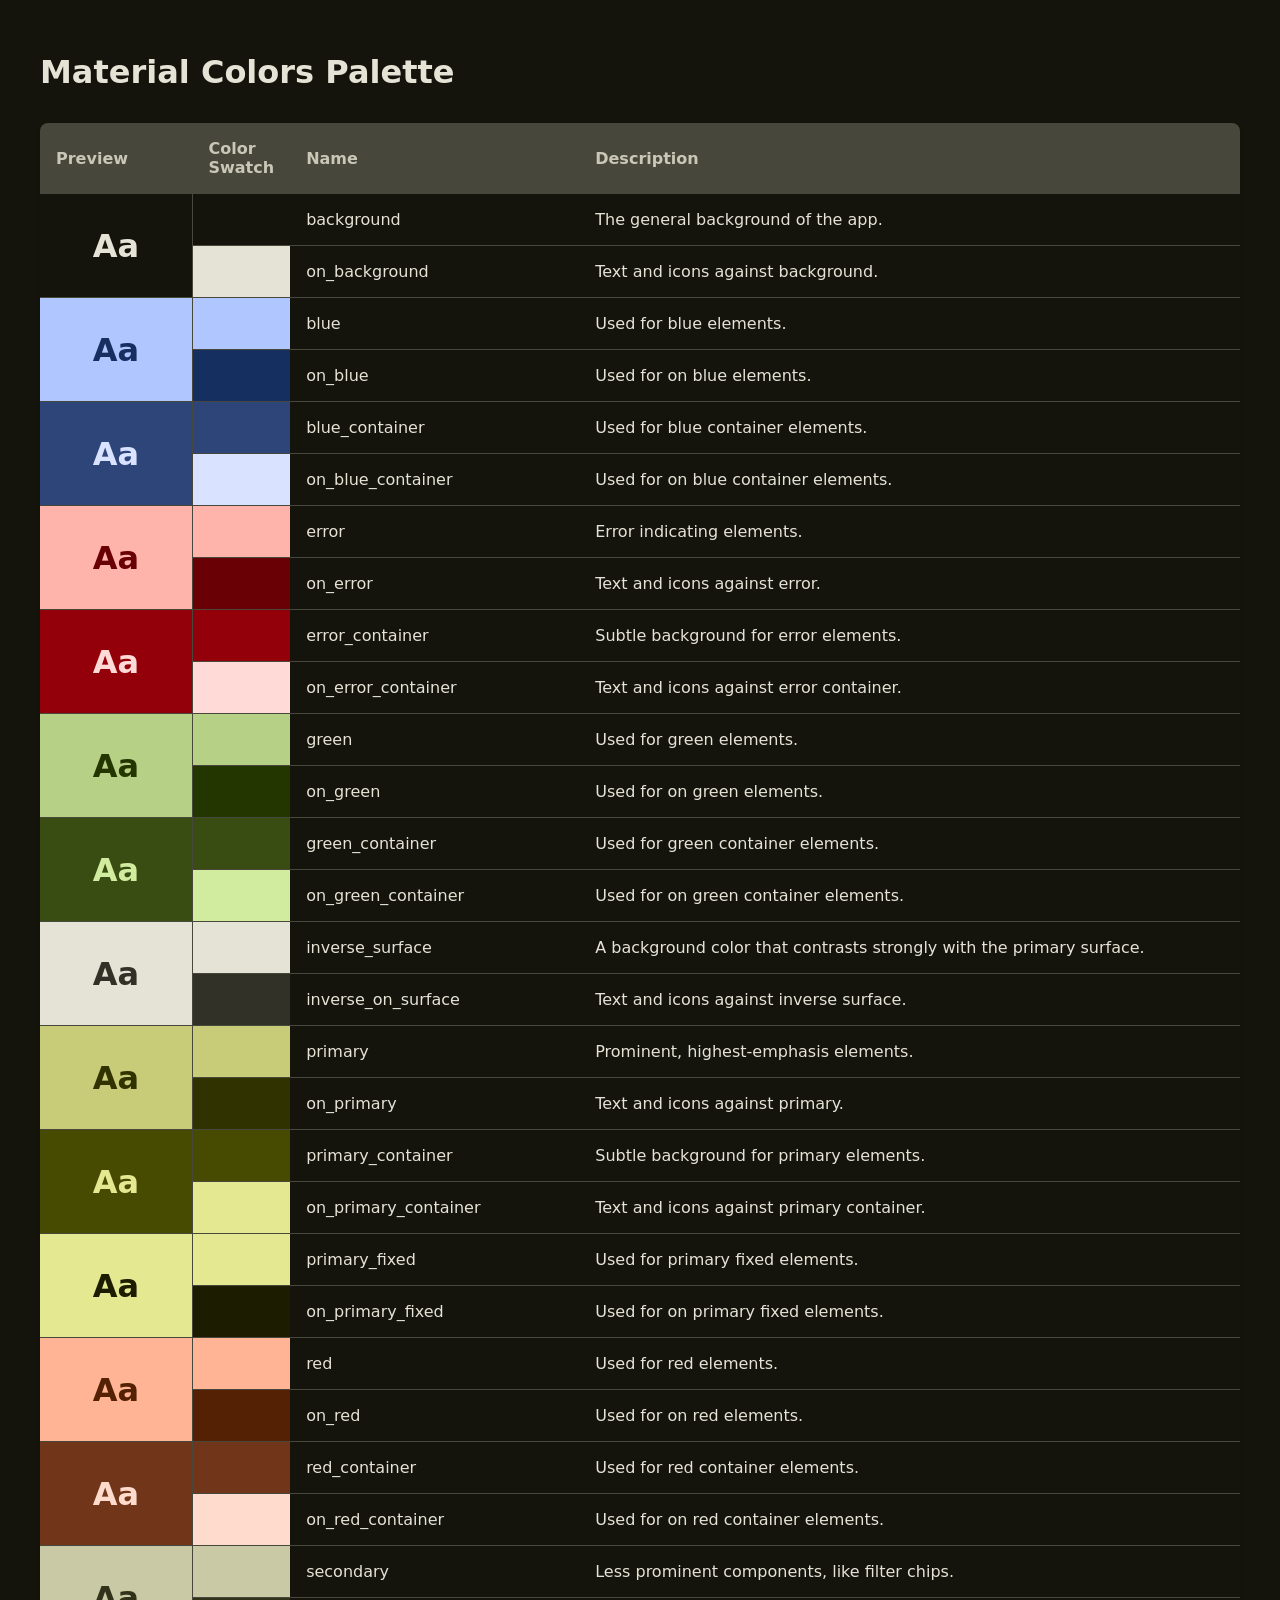
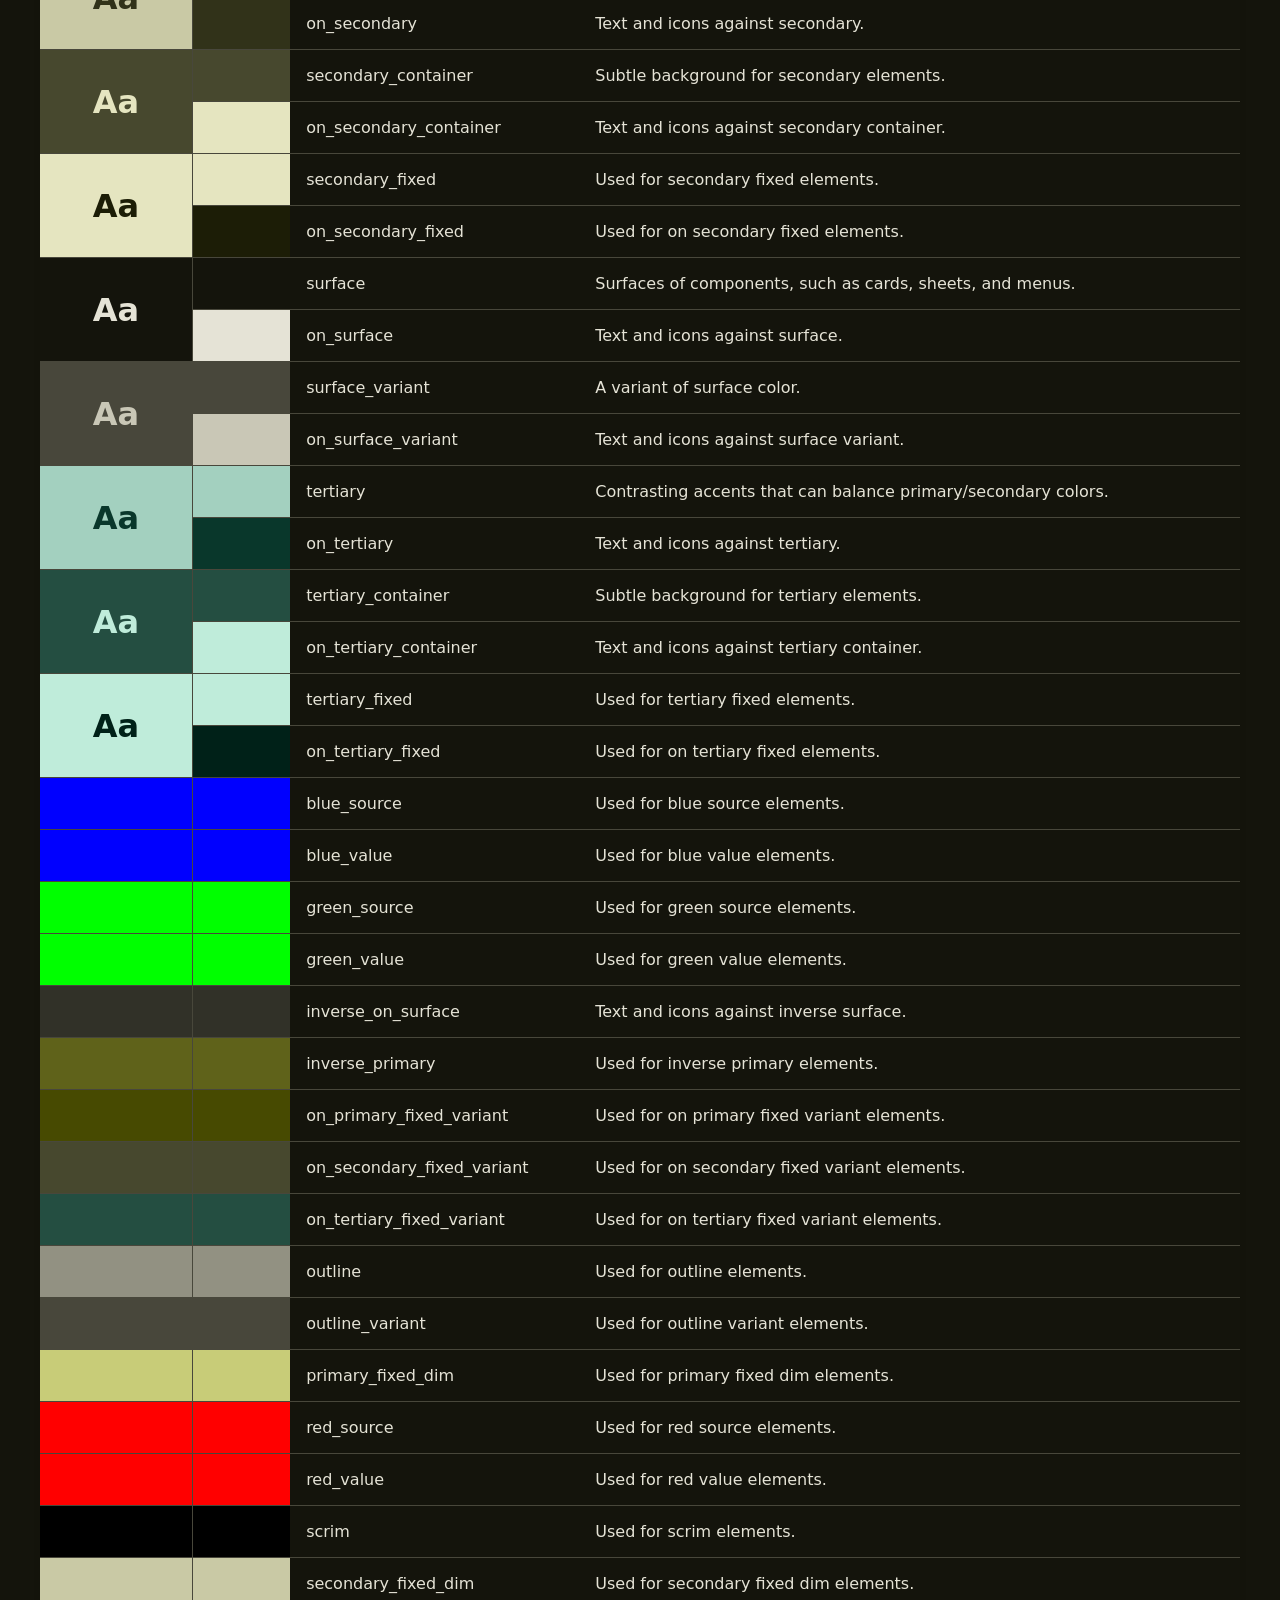
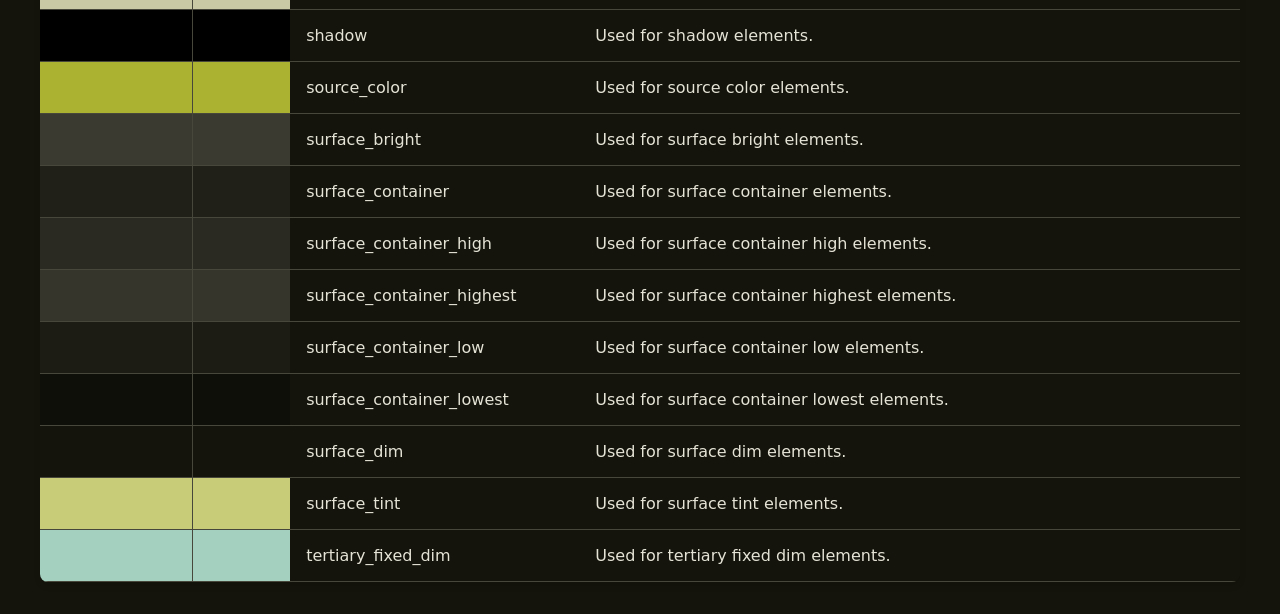
<file: matugen/preview.bak/index.html>
<!DOCTYPE html>
<html lang="en">
<head>
    <meta charset="UTF-8">
    <meta name="viewport" content="width=device-width, initial-scale=1.0">
    <title>Material Colors Preview</title>
    <link rel="stylesheet" href="styles.css">
</head>
<body>
    <div class="container">
        <h1>Material Colors Palette</h1>
        <table>
            <thead>
                <tr>
                    <th>Preview</th>
                    <th>Color Swatch</th>
                    <th>Name</th>
                    <th>Description</th>
                </tr>
            </thead>
            <tbody>
                <tr>
                    <td rowspan="2" class="preview-cell bg-background text-on_background">Aa</td>
                    <td class="swatch-cell bg-background"></td>
                    <td>background</td>
                    <td>The general background of the app.</td>
                </tr>
                <tr>
                    <td class="swatch-cell bg-on_background"></td>
                    <td>on_background</td>
                    <td>Text and icons against background.</td>
                </tr>
                <tr>
                    <td rowspan="2" class="preview-cell bg-blue text-on_blue">Aa</td>
                    <td class="swatch-cell bg-blue"></td>
                    <td>blue</td>
                    <td>Used for blue elements.</td>
                </tr>
                <tr>
                    <td class="swatch-cell bg-on_blue"></td>
                    <td>on_blue</td>
                    <td>Used for on blue elements.</td>
                </tr>
                <tr>
                    <td rowspan="2" class="preview-cell bg-blue_container text-on_blue_container">Aa</td>
                    <td class="swatch-cell bg-blue_container"></td>
                    <td>blue_container</td>
                    <td>Used for blue container elements.</td>
                </tr>
                <tr>
                    <td class="swatch-cell bg-on_blue_container"></td>
                    <td>on_blue_container</td>
                    <td>Used for on blue container elements.</td>
                </tr>
                <tr>
                    <td rowspan="2" class="preview-cell bg-error text-on_error">Aa</td>
                    <td class="swatch-cell bg-error"></td>
                    <td>error</td>
                    <td>Error indicating elements.</td>
                </tr>
                <tr>
                    <td class="swatch-cell bg-on_error"></td>
                    <td>on_error</td>
                    <td>Text and icons against error.</td>
                </tr>
                <tr>
                    <td rowspan="2" class="preview-cell bg-error_container text-on_error_container">Aa</td>
                    <td class="swatch-cell bg-error_container"></td>
                    <td>error_container</td>
                    <td>Subtle background for error elements.</td>
                </tr>
                <tr>
                    <td class="swatch-cell bg-on_error_container"></td>
                    <td>on_error_container</td>
                    <td>Text and icons against error container.</td>
                </tr>
                <tr>
                    <td rowspan="2" class="preview-cell bg-green text-on_green">Aa</td>
                    <td class="swatch-cell bg-green"></td>
                    <td>green</td>
                    <td>Used for green elements.</td>
                </tr>
                <tr>
                    <td class="swatch-cell bg-on_green"></td>
                    <td>on_green</td>
                    <td>Used for on green elements.</td>
                </tr>
                <tr>
                    <td rowspan="2" class="preview-cell bg-green_container text-on_green_container">Aa</td>
                    <td class="swatch-cell bg-green_container"></td>
                    <td>green_container</td>
                    <td>Used for green container elements.</td>
                </tr>
                <tr>
                    <td class="swatch-cell bg-on_green_container"></td>
                    <td>on_green_container</td>
                    <td>Used for on green container elements.</td>
                </tr>
                <tr>
                    <td rowspan="2" class="preview-cell bg-inverse_surface text-inverse_on_surface">Aa</td>
                    <td class="swatch-cell bg-inverse_surface"></td>
                    <td>inverse_surface</td>
                    <td>A background color that contrasts strongly with the primary surface.</td>
                </tr>
                <tr>
                    <td class="swatch-cell bg-inverse_on_surface"></td>
                    <td>inverse_on_surface</td>
                    <td>Text and icons against inverse surface.</td>
                </tr>
                <tr>
                    <td rowspan="2" class="preview-cell bg-primary text-on_primary">Aa</td>
                    <td class="swatch-cell bg-primary"></td>
                    <td>primary</td>
                    <td>Prominent, highest-emphasis elements.</td>
                </tr>
                <tr>
                    <td class="swatch-cell bg-on_primary"></td>
                    <td>on_primary</td>
                    <td>Text and icons against primary.</td>
                </tr>
                <tr>
                    <td rowspan="2" class="preview-cell bg-primary_container text-on_primary_container">Aa</td>
                    <td class="swatch-cell bg-primary_container"></td>
                    <td>primary_container</td>
                    <td>Subtle background for primary elements.</td>
                </tr>
                <tr>
                    <td class="swatch-cell bg-on_primary_container"></td>
                    <td>on_primary_container</td>
                    <td>Text and icons against primary container.</td>
                </tr>
                <tr>
                    <td rowspan="2" class="preview-cell bg-primary_fixed text-on_primary_fixed">Aa</td>
                    <td class="swatch-cell bg-primary_fixed"></td>
                    <td>primary_fixed</td>
                    <td>Used for primary fixed elements.</td>
                </tr>
                <tr>
                    <td class="swatch-cell bg-on_primary_fixed"></td>
                    <td>on_primary_fixed</td>
                    <td>Used for on primary fixed elements.</td>
                </tr>
                <tr>
                    <td rowspan="2" class="preview-cell bg-red text-on_red">Aa</td>
                    <td class="swatch-cell bg-red"></td>
                    <td>red</td>
                    <td>Used for red elements.</td>
                </tr>
                <tr>
                    <td class="swatch-cell bg-on_red"></td>
                    <td>on_red</td>
                    <td>Used for on red elements.</td>
                </tr>
                <tr>
                    <td rowspan="2" class="preview-cell bg-red_container text-on_red_container">Aa</td>
                    <td class="swatch-cell bg-red_container"></td>
                    <td>red_container</td>
                    <td>Used for red container elements.</td>
                </tr>
                <tr>
                    <td class="swatch-cell bg-on_red_container"></td>
                    <td>on_red_container</td>
                    <td>Used for on red container elements.</td>
                </tr>
                <tr>
                    <td rowspan="2" class="preview-cell bg-secondary text-on_secondary">Aa</td>
                    <td class="swatch-cell bg-secondary"></td>
                    <td>secondary</td>
                    <td>Less prominent components, like filter chips.</td>
                </tr>
                <tr>
                    <td class="swatch-cell bg-on_secondary"></td>
                    <td>on_secondary</td>
                    <td>Text and icons against secondary.</td>
                </tr>
                <tr>
                    <td rowspan="2" class="preview-cell bg-secondary_container text-on_secondary_container">Aa</td>
                    <td class="swatch-cell bg-secondary_container"></td>
                    <td>secondary_container</td>
                    <td>Subtle background for secondary elements.</td>
                </tr>
                <tr>
                    <td class="swatch-cell bg-on_secondary_container"></td>
                    <td>on_secondary_container</td>
                    <td>Text and icons against secondary container.</td>
                </tr>
                <tr>
                    <td rowspan="2" class="preview-cell bg-secondary_fixed text-on_secondary_fixed">Aa</td>
                    <td class="swatch-cell bg-secondary_fixed"></td>
                    <td>secondary_fixed</td>
                    <td>Used for secondary fixed elements.</td>
                </tr>
                <tr>
                    <td class="swatch-cell bg-on_secondary_fixed"></td>
                    <td>on_secondary_fixed</td>
                    <td>Used for on secondary fixed elements.</td>
                </tr>
                <tr>
                    <td rowspan="2" class="preview-cell bg-surface text-on_surface">Aa</td>
                    <td class="swatch-cell bg-surface"></td>
                    <td>surface</td>
                    <td>Surfaces of components, such as cards, sheets, and menus.</td>
                </tr>
                <tr>
                    <td class="swatch-cell bg-on_surface"></td>
                    <td>on_surface</td>
                    <td>Text and icons against surface.</td>
                </tr>
                <tr>
                    <td rowspan="2" class="preview-cell bg-surface_variant text-on_surface_variant">Aa</td>
                    <td class="swatch-cell bg-surface_variant"></td>
                    <td>surface_variant</td>
                    <td>A variant of surface color.</td>
                </tr>
                <tr>
                    <td class="swatch-cell bg-on_surface_variant"></td>
                    <td>on_surface_variant</td>
                    <td>Text and icons against surface variant.</td>
                </tr>
                <tr>
                    <td rowspan="2" class="preview-cell bg-tertiary text-on_tertiary">Aa</td>
                    <td class="swatch-cell bg-tertiary"></td>
                    <td>tertiary</td>
                    <td>Contrasting accents that can balance primary/secondary colors.</td>
                </tr>
                <tr>
                    <td class="swatch-cell bg-on_tertiary"></td>
                    <td>on_tertiary</td>
                    <td>Text and icons against tertiary.</td>
                </tr>
                <tr>
                    <td rowspan="2" class="preview-cell bg-tertiary_container text-on_tertiary_container">Aa</td>
                    <td class="swatch-cell bg-tertiary_container"></td>
                    <td>tertiary_container</td>
                    <td>Subtle background for tertiary elements.</td>
                </tr>
                <tr>
                    <td class="swatch-cell bg-on_tertiary_container"></td>
                    <td>on_tertiary_container</td>
                    <td>Text and icons against tertiary container.</td>
                </tr>
                <tr>
                    <td rowspan="2" class="preview-cell bg-tertiary_fixed text-on_tertiary_fixed">Aa</td>
                    <td class="swatch-cell bg-tertiary_fixed"></td>
                    <td>tertiary_fixed</td>
                    <td>Used for tertiary fixed elements.</td>
                </tr>
                <tr>
                    <td class="swatch-cell bg-on_tertiary_fixed"></td>
                    <td>on_tertiary_fixed</td>
                    <td>Used for on tertiary fixed elements.</td>
                </tr>
                <tr>
                    <td class="preview-cell bg-blue_source"></td>
                    <td class="swatch-cell bg-blue_source"></td>
                    <td>blue_source</td>
                    <td>Used for blue source elements.</td>
                </tr>
                <tr>
                    <td class="preview-cell bg-blue_value"></td>
                    <td class="swatch-cell bg-blue_value"></td>
                    <td>blue_value</td>
                    <td>Used for blue value elements.</td>
                </tr>
                <tr>
                    <td class="preview-cell bg-green_source"></td>
                    <td class="swatch-cell bg-green_source"></td>
                    <td>green_source</td>
                    <td>Used for green source elements.</td>
                </tr>
                <tr>
                    <td class="preview-cell bg-green_value"></td>
                    <td class="swatch-cell bg-green_value"></td>
                    <td>green_value</td>
                    <td>Used for green value elements.</td>
                </tr>
                <tr>
                    <td class="preview-cell bg-inverse_on_surface"></td>
                    <td class="swatch-cell bg-inverse_on_surface"></td>
                    <td>inverse_on_surface</td>
                    <td>Text and icons against inverse surface.</td>
                </tr>
                <tr>
                    <td class="preview-cell bg-inverse_primary"></td>
                    <td class="swatch-cell bg-inverse_primary"></td>
                    <td>inverse_primary</td>
                    <td>Used for inverse primary elements.</td>
                </tr>
                <tr>
                    <td class="preview-cell bg-on_primary_fixed_variant"></td>
                    <td class="swatch-cell bg-on_primary_fixed_variant"></td>
                    <td>on_primary_fixed_variant</td>
                    <td>Used for on primary fixed variant elements.</td>
                </tr>
                <tr>
                    <td class="preview-cell bg-on_secondary_fixed_variant"></td>
                    <td class="swatch-cell bg-on_secondary_fixed_variant"></td>
                    <td>on_secondary_fixed_variant</td>
                    <td>Used for on secondary fixed variant elements.</td>
                </tr>
                <tr>
                    <td class="preview-cell bg-on_tertiary_fixed_variant"></td>
                    <td class="swatch-cell bg-on_tertiary_fixed_variant"></td>
                    <td>on_tertiary_fixed_variant</td>
                    <td>Used for on tertiary fixed variant elements.</td>
                </tr>
                <tr>
                    <td class="preview-cell bg-outline"></td>
                    <td class="swatch-cell bg-outline"></td>
                    <td>outline</td>
                    <td>Used for outline elements.</td>
                </tr>
                <tr>
                    <td class="preview-cell bg-outline_variant"></td>
                    <td class="swatch-cell bg-outline_variant"></td>
                    <td>outline_variant</td>
                    <td>Used for outline variant elements.</td>
                </tr>
                <tr>
                    <td class="preview-cell bg-primary_fixed_dim"></td>
                    <td class="swatch-cell bg-primary_fixed_dim"></td>
                    <td>primary_fixed_dim</td>
                    <td>Used for primary fixed dim elements.</td>
                </tr>
                <tr>
                    <td class="preview-cell bg-red_source"></td>
                    <td class="swatch-cell bg-red_source"></td>
                    <td>red_source</td>
                    <td>Used for red source elements.</td>
                </tr>
                <tr>
                    <td class="preview-cell bg-red_value"></td>
                    <td class="swatch-cell bg-red_value"></td>
                    <td>red_value</td>
                    <td>Used for red value elements.</td>
                </tr>
                <tr>
                    <td class="preview-cell bg-scrim"></td>
                    <td class="swatch-cell bg-scrim"></td>
                    <td>scrim</td>
                    <td>Used for scrim elements.</td>
                </tr>
                <tr>
                    <td class="preview-cell bg-secondary_fixed_dim"></td>
                    <td class="swatch-cell bg-secondary_fixed_dim"></td>
                    <td>secondary_fixed_dim</td>
                    <td>Used for secondary fixed dim elements.</td>
                </tr>
                <tr>
                    <td class="preview-cell bg-shadow"></td>
                    <td class="swatch-cell bg-shadow"></td>
                    <td>shadow</td>
                    <td>Used for shadow elements.</td>
                </tr>
                <tr>
                    <td class="preview-cell bg-source_color"></td>
                    <td class="swatch-cell bg-source_color"></td>
                    <td>source_color</td>
                    <td>Used for source color elements.</td>
                </tr>
                <tr>
                    <td class="preview-cell bg-surface_bright"></td>
                    <td class="swatch-cell bg-surface_bright"></td>
                    <td>surface_bright</td>
                    <td>Used for surface bright elements.</td>
                </tr>
                <tr>
                    <td class="preview-cell bg-surface_container"></td>
                    <td class="swatch-cell bg-surface_container"></td>
                    <td>surface_container</td>
                    <td>Used for surface container elements.</td>
                </tr>
                <tr>
                    <td class="preview-cell bg-surface_container_high"></td>
                    <td class="swatch-cell bg-surface_container_high"></td>
                    <td>surface_container_high</td>
                    <td>Used for surface container high elements.</td>
                </tr>
                <tr>
                    <td class="preview-cell bg-surface_container_highest"></td>
                    <td class="swatch-cell bg-surface_container_highest"></td>
                    <td>surface_container_highest</td>
                    <td>Used for surface container highest elements.</td>
                </tr>
                <tr>
                    <td class="preview-cell bg-surface_container_low"></td>
                    <td class="swatch-cell bg-surface_container_low"></td>
                    <td>surface_container_low</td>
                    <td>Used for surface container low elements.</td>
                </tr>
                <tr>
                    <td class="preview-cell bg-surface_container_lowest"></td>
                    <td class="swatch-cell bg-surface_container_lowest"></td>
                    <td>surface_container_lowest</td>
                    <td>Used for surface container lowest elements.</td>
                </tr>
                <tr>
                    <td class="preview-cell bg-surface_dim"></td>
                    <td class="swatch-cell bg-surface_dim"></td>
                    <td>surface_dim</td>
                    <td>Used for surface dim elements.</td>
                </tr>
                <tr>
                    <td class="preview-cell bg-surface_tint"></td>
                    <td class="swatch-cell bg-surface_tint"></td>
                    <td>surface_tint</td>
                    <td>Used for surface tint elements.</td>
                </tr>
                <tr>
                    <td class="preview-cell bg-tertiary_fixed_dim"></td>
                    <td class="swatch-cell bg-tertiary_fixed_dim"></td>
                    <td>tertiary_fixed_dim</td>
                    <td>Used for tertiary fixed dim elements.</td>
                </tr>
            </tbody>
        </table>
    </div>
</body>
</html>
</file>
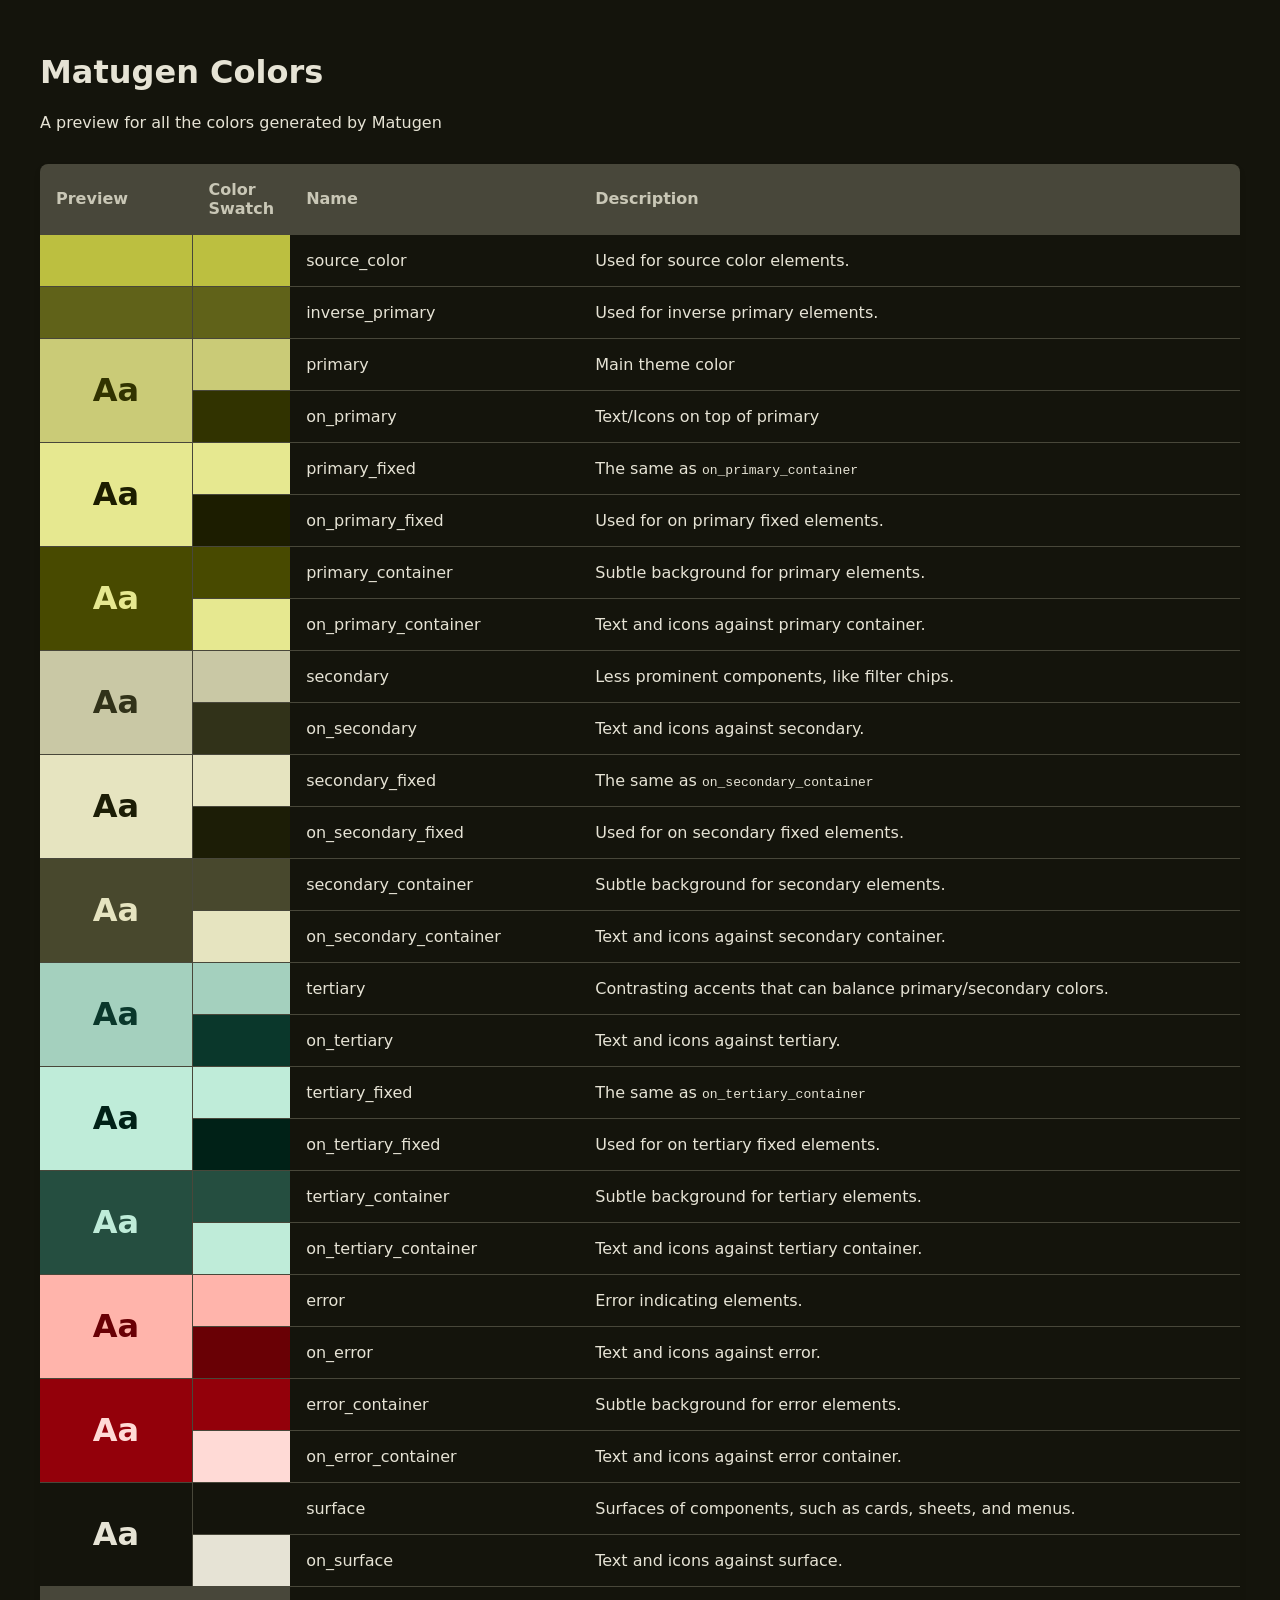
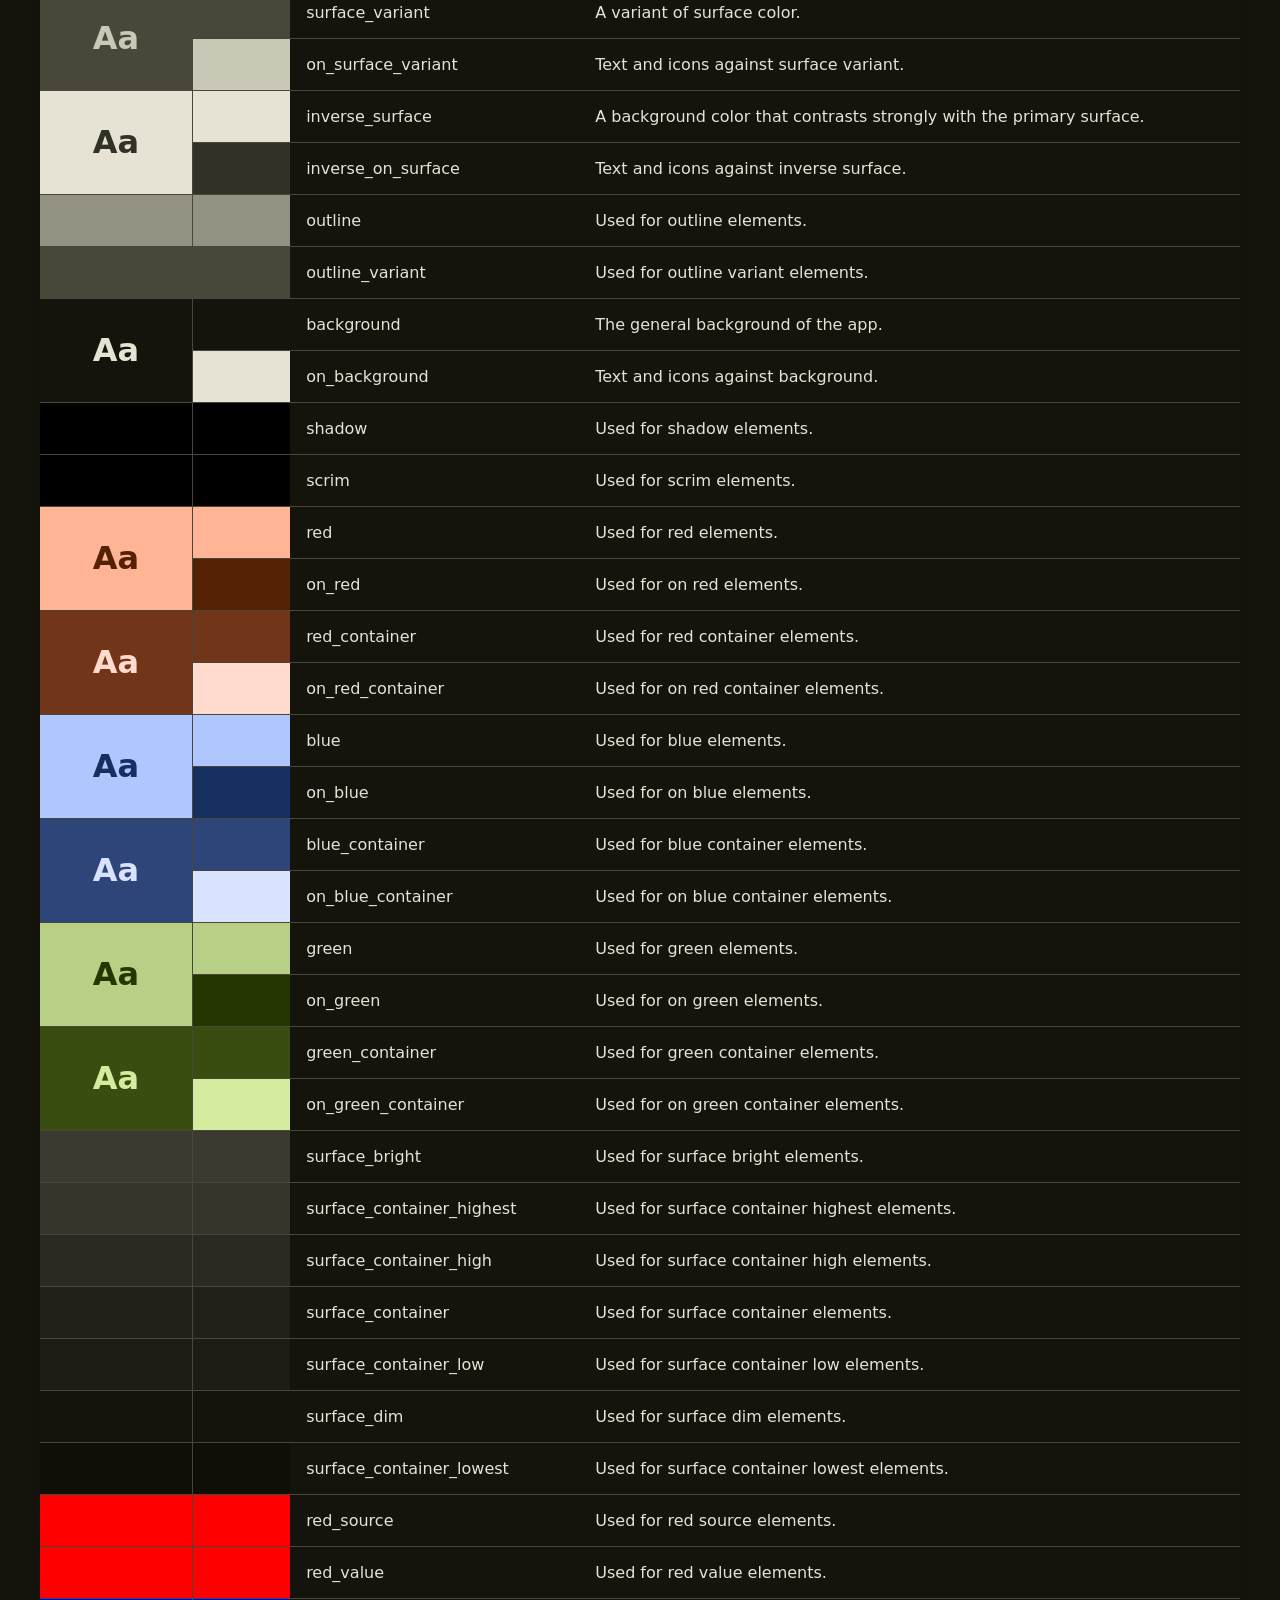
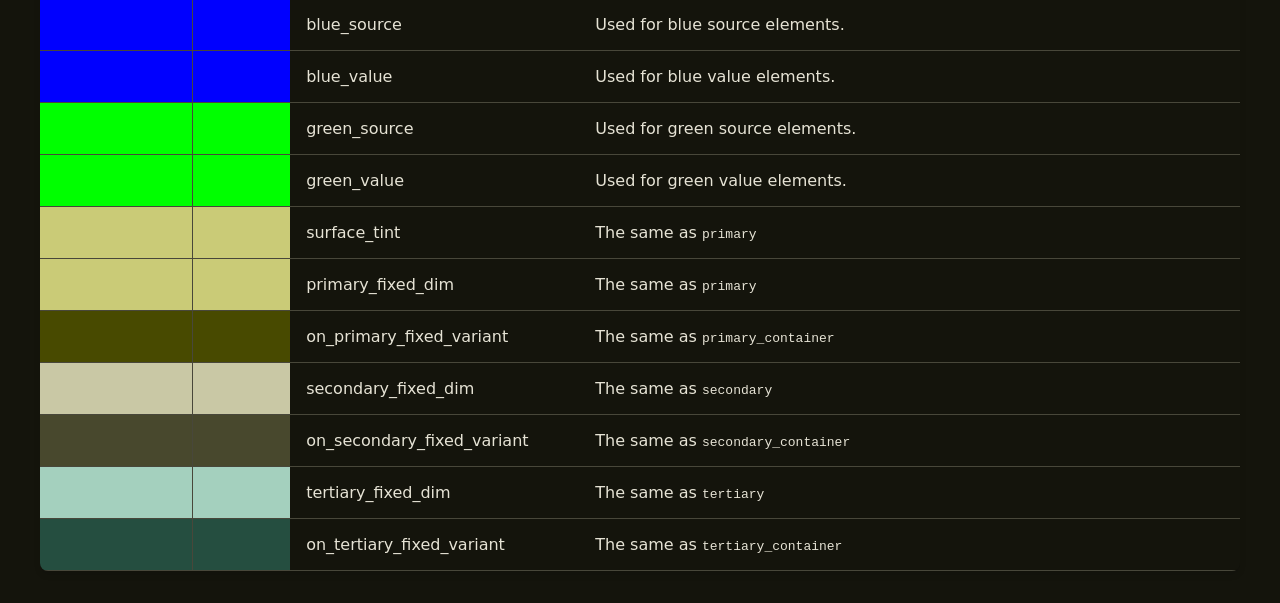
<file: matugen/preview/index.html>
<!DOCTYPE html>
<html lang="en">

<head>
    <meta charset="UTF-8">
    <meta name="viewport" content="width=device-width, initial-scale=1.0">
    <title>Material Colors Preview</title>
    <link rel="stylesheet" href="styles.css">
</head>

<body>
    <div class="container">
        <h1>Matugen Colors</h1>
        <p>A preview for all the colors generated by Matugen</p>
        <table>
            <thead>
                <tr>
                    <th>Preview</th>
                    <th>Color Swatch</th>
                    <th>Name</th>
                    <th>Description</th>
                </tr>
            </thead>
            <tbody>
                <tr>
                    <td class="preview-cell bg-source_color"></td>
                    <td class="swatch-cell bg-source_color"></td>
                    <td>source_color</td>
                    <td>Used for source color elements.</td>
                </tr>
                <tr>
                    <td class="preview-cell bg-inverse_primary"></td>
                    <td class="swatch-cell bg-inverse_primary"></td>
                    <td>inverse_primary</td>
                    <td>Used for inverse primary elements.</td>
                </tr>
                <tr>
                    <td rowspan="2" class="preview-cell bg-primary text-on_primary">Aa</td>
                    <td class="swatch-cell bg-primary"></td>
                    <td>primary</td>
                    <td>Main theme color</td>
                </tr>
                <tr>
                    <td class="swatch-cell bg-on_primary"></td>
                    <td>on_primary</td>
                    <td>Text/Icons on top of primary</td>
                </tr>
                <tr>
                    <td rowspan="2" class="preview-cell bg-primary_fixed text-on_primary_fixed">Aa</td>
                    <td class="swatch-cell bg-primary_fixed"></td>
                    <td>primary_fixed</td>
                    <td>The same as <code>on_primary_container</code></td>
                </tr>
                <tr>
                    <td class="swatch-cell bg-on_primary_fixed"></td>
                    <td>on_primary_fixed</td>
                    <td>Used for on primary fixed elements.</td>
                </tr>
                <tr>
                    <td rowspan="2" class="preview-cell bg-primary_container text-on_primary_container">Aa</td>
                    <td class="swatch-cell bg-primary_container"></td>
                    <td>primary_container</td>
                    <td>Subtle background for primary elements.</td>
                </tr>
                <tr>
                    <td class="swatch-cell bg-on_primary_container"></td>
                    <td>on_primary_container</td>
                    <td>Text and icons against primary container.</td>
                </tr>
                <tr>
                    <td rowspan="2" class="preview-cell bg-secondary text-on_secondary">Aa</td>
                    <td class="swatch-cell bg-secondary"></td>
                    <td>secondary</td>
                    <td>Less prominent components, like filter chips.</td>
                </tr>
                <tr>
                    <td class="swatch-cell bg-on_secondary"></td>
                    <td>on_secondary</td>
                    <td>Text and icons against secondary.</td>
                </tr>
                <tr>
                    <td rowspan="2" class="preview-cell bg-secondary_fixed text-on_secondary_fixed">Aa</td>
                    <td class="swatch-cell bg-secondary_fixed"></td>
                    <td>secondary_fixed</td>
                    <td>The same as <code>on_secondary_container</code></td>
                </tr>
                <tr>
                    <td class="swatch-cell bg-on_secondary_fixed"></td>
                    <td>on_secondary_fixed</td>
                    <td>Used for on secondary fixed elements.</td>
                </tr>
                <tr>
                    <td rowspan="2" class="preview-cell bg-secondary_container text-on_secondary_container">Aa</td>
                    <td class="swatch-cell bg-secondary_container"></td>
                    <td>secondary_container</td>
                    <td>Subtle background for secondary elements.</td>
                </tr>
                <tr>
                    <td class="swatch-cell bg-on_secondary_container"></td>
                    <td>on_secondary_container</td>
                    <td>Text and icons against secondary container.</td>
                </tr>
                <tr>
                    <td rowspan="2" class="preview-cell bg-tertiary text-on_tertiary">Aa</td>
                    <td class="swatch-cell bg-tertiary"></td>
                    <td>tertiary</td>
                    <td>Contrasting accents that can balance primary/secondary colors.</td>
                </tr>
                <tr>
                    <td class="swatch-cell bg-on_tertiary"></td>
                    <td>on_tertiary</td>
                    <td>Text and icons against tertiary.</td>
                </tr>
                <tr>
                    <td rowspan="2" class="preview-cell bg-tertiary_fixed text-on_tertiary_fixed">Aa</td>
                    <td class="swatch-cell bg-tertiary_fixed"></td>
                    <td>tertiary_fixed</td>
                    <td>The same as <code>on_tertiary_container</code></td>
                </tr>
                <tr>
                    <td class="swatch-cell bg-on_tertiary_fixed"></td>
                    <td>on_tertiary_fixed</td>
                    <td>Used for on tertiary fixed elements.</td>
                </tr>
                <tr>
                    <td rowspan="2" class="preview-cell bg-tertiary_container text-on_tertiary_container">Aa</td>
                    <td class="swatch-cell bg-tertiary_container"></td>
                    <td>tertiary_container</td>
                    <td>Subtle background for tertiary elements.</td>
                </tr>
                <tr>
                    <td class="swatch-cell bg-on_tertiary_container"></td>
                    <td>on_tertiary_container</td>
                    <td>Text and icons against tertiary container.</td>
                </tr>
                <tr>
                    <td rowspan="2" class="preview-cell bg-error text-on_error">Aa</td>
                    <td class="swatch-cell bg-error"></td>
                    <td>error</td>
                    <td>Error indicating elements.</td>
                </tr>
                <tr>
                    <td class="swatch-cell bg-on_error"></td>
                    <td>on_error</td>
                    <td>Text and icons against error.</td>
                </tr>
                <tr>
                    <td rowspan="2" class="preview-cell bg-error_container text-on_error_container">Aa</td>
                    <td class="swatch-cell bg-error_container"></td>
                    <td>error_container</td>
                    <td>Subtle background for error elements.</td>
                </tr>
                <tr>
                    <td class="swatch-cell bg-on_error_container"></td>
                    <td>on_error_container</td>
                    <td>Text and icons against error container.</td>
                </tr>
                <tr>
                    <td rowspan="2" class="preview-cell bg-surface text-on_surface">Aa</td>
                    <td class="swatch-cell bg-surface"></td>
                    <td>surface</td>
                    <td>Surfaces of components, such as cards, sheets, and menus.</td>
                </tr>
                <tr>
                    <td class="swatch-cell bg-on_surface"></td>
                    <td>on_surface</td>
                    <td>Text and icons against surface.</td>
                </tr>
                <tr>
                    <td rowspan="2" class="preview-cell bg-surface_variant text-on_surface_variant">Aa</td>
                    <td class="swatch-cell bg-surface_variant"></td>
                    <td>surface_variant</td>
                    <td>A variant of surface color.</td>
                </tr>
                <tr>
                    <td class="swatch-cell bg-on_surface_variant"></td>
                    <td>on_surface_variant</td>
                    <td>Text and icons against surface variant.</td>
                </tr>
                <tr>
                    <td rowspan="2" class="preview-cell bg-inverse_surface text-inverse_on_surface">Aa</td>
                    <td class="swatch-cell bg-inverse_surface"></td>
                    <td>inverse_surface</td>
                    <td>A background color that contrasts strongly with the primary surface.</td>
                </tr>
                <tr>
                    <td class="swatch-cell bg-inverse_on_surface"></td>
                    <td>inverse_on_surface</td>
                    <td>Text and icons against inverse surface.</td>
                </tr>
                <tr>
                    <td class="preview-cell bg-outline"></td>
                    <td class="swatch-cell bg-outline"></td>
                    <td>outline</td>
                    <td>Used for outline elements.</td>
                </tr>
                <tr>
                    <td class="preview-cell bg-outline_variant"></td>
                    <td class="swatch-cell bg-outline_variant"></td>
                    <td>outline_variant</td>
                    <td>Used for outline variant elements.</td>
                </tr>
                <tr>
                    <td rowspan="2" class="preview-cell bg-background text-on_background">Aa</td>
                    <td class="swatch-cell bg-background"></td>
                    <td>background</td>
                    <td>The general background of the app.</td>
                </tr>
                <tr>
                    <td class="swatch-cell bg-on_background"></td>
                    <td>on_background</td>
                    <td>Text and icons against background.</td>
                </tr>
                <tr>
                    <td class="preview-cell bg-shadow"></td>
                    <td class="swatch-cell bg-shadow"></td>
                    <td>shadow</td>
                    <td>Used for shadow elements.</td>
                </tr>
                <tr>
                    <td class="preview-cell bg-scrim"></td>
                    <td class="swatch-cell bg-scrim"></td>
                    <td>scrim</td>
                    <td>Used for scrim elements.</td>
                </tr>
                <tr>
                    <td rowspan="2" class="preview-cell bg-red text-on_red">Aa</td>
                    <td class="swatch-cell bg-red"></td>
                    <td>red</td>
                    <td>Used for red elements.</td>
                </tr>
                <tr>
                    <td class="swatch-cell bg-on_red"></td>
                    <td>on_red</td>
                    <td>Used for on red elements.</td>
                </tr>
                <tr>
                    <td rowspan="2" class="preview-cell bg-red_container text-on_red_container">Aa</td>
                    <td class="swatch-cell bg-red_container"></td>
                    <td>red_container</td>
                    <td>Used for red container elements.</td>
                </tr>
                <tr>
                    <td class="swatch-cell bg-on_red_container"></td>
                    <td>on_red_container</td>
                    <td>Used for on red container elements.</td>
                </tr>
                <tr>
                    <td rowspan="2" class="preview-cell bg-blue text-on_blue">Aa</td>
                    <td class="swatch-cell bg-blue"></td>
                    <td>blue</td>
                    <td>Used for blue elements.</td>
                </tr>
                <tr>
                    <td class="swatch-cell bg-on_blue"></td>
                    <td>on_blue</td>
                    <td>Used for on blue elements.</td>
                </tr>
                <tr>
                    <td rowspan="2" class="preview-cell bg-blue_container text-on_blue_container">Aa</td>
                    <td class="swatch-cell bg-blue_container"></td>
                    <td>blue_container</td>
                    <td>Used for blue container elements.</td>
                </tr>
                <tr>
                    <td class="swatch-cell bg-on_blue_container"></td>
                    <td>on_blue_container</td>
                    <td>Used for on blue container elements.</td>
                </tr>
                <tr>
                    <td rowspan="2" class="preview-cell bg-green text-on_green">Aa</td>
                    <td class="swatch-cell bg-green"></td>
                    <td>green</td>
                    <td>Used for green elements.</td>
                </tr>
                <tr>
                    <td class="swatch-cell bg-on_green"></td>
                    <td>on_green</td>
                    <td>Used for on green elements.</td>
                </tr>
                <tr>
                    <td rowspan="2" class="preview-cell bg-green_container text-on_green_container">Aa</td>
                    <td class="swatch-cell bg-green_container"></td>
                    <td>green_container</td>
                    <td>Used for green container elements.</td>
                </tr>
                <tr>
                    <td class="swatch-cell bg-on_green_container"></td>
                    <td>on_green_container</td>
                    <td>Used for on green container elements.</td>
                </tr>
                <tr>
                    <td class="preview-cell bg-surface_bright"></td>
                    <td class="swatch-cell bg-surface_bright"></td>
                    <td>surface_bright</td>
                    <td>Used for surface bright elements.</td>
                </tr>
                <tr>
                    <td class="preview-cell bg-surface_container_highest"></td>
                    <td class="swatch-cell bg-surface_container_highest"></td>
                    <td>surface_container_highest</td>
                    <td>Used for surface container highest elements.</td>
                </tr>
                <tr>
                    <td class="preview-cell bg-surface_container_high"></td>
                    <td class="swatch-cell bg-surface_container_high"></td>
                    <td>surface_container_high</td>
                    <td>Used for surface container high elements.</td>
                </tr>
                <tr>
                    <td class="preview-cell bg-surface_container"></td>
                    <td class="swatch-cell bg-surface_container"></td>
                    <td>surface_container</td>
                    <td>Used for surface container elements.</td>
                </tr>
                <tr>
                    <td class="preview-cell bg-surface_container_low"></td>
                    <td class="swatch-cell bg-surface_container_low"></td>
                    <td>surface_container_low</td>
                    <td>Used for surface container low elements.</td>
                </tr>
                <tr>
                    <td class="preview-cell bg-surface_dim"></td>
                    <td class="swatch-cell bg-surface_dim"></td>
                    <td>surface_dim</td>
                    <td>Used for surface dim elements.</td>
                </tr>
                <tr>
                    <td class="preview-cell bg-surface_container_lowest"></td>
                    <td class="swatch-cell bg-surface_container_lowest"></td>
                    <td>surface_container_lowest</td>
                    <td>Used for surface container lowest elements.</td>
                </tr>
                <tr>
                    <td class="preview-cell bg-red_source"></td>
                    <td class="swatch-cell bg-red_source"></td>
                    <td>red_source</td>
                    <td>Used for red source elements.</td>
                </tr>
                <tr>
                    <td class="preview-cell bg-red_value"></td>
                    <td class="swatch-cell bg-red_value"></td>
                    <td>red_value</td>
                    <td>Used for red value elements.</td>
                </tr>
                <tr>
                    <td class="preview-cell bg-blue_source"></td>
                    <td class="swatch-cell bg-blue_source"></td>
                    <td>blue_source</td>
                    <td>Used for blue source elements.</td>
                </tr>
                <tr>
                    <td class="preview-cell bg-blue_value"></td>
                    <td class="swatch-cell bg-blue_value"></td>
                    <td>blue_value</td>
                    <td>Used for blue value elements.</td>
                </tr>
                <tr>
                    <td class="preview-cell bg-green_source"></td>
                    <td class="swatch-cell bg-green_source"></td>
                    <td>green_source</td>
                    <td>Used for green source elements.</td>
                </tr>
                <tr>
                    <td class="preview-cell bg-green_value"></td>
                    <td class="swatch-cell bg-green_value"></td>
                    <td>green_value</td>
                    <td>Used for green value elements.</td>
                </tr>
                <tr>
                    <td class="preview-cell bg-surface_tint"></td>
                    <td class="swatch-cell bg-surface_tint"></td>
                    <td>surface_tint</td>
                    <td>The same as <code>primary</code></td>
                </tr>
                <tr>
                    <td class="preview-cell bg-primary_fixed_dim"></td>
                    <td class="swatch-cell bg-primary_fixed_dim"></td>
                    <td>primary_fixed_dim</td>
                    <td>The same as <code>primary</code></td>
                </tr>
                <tr>
                    <td class="preview-cell bg-on_primary_fixed_variant"></td>
                    <td class="swatch-cell bg-on_primary_fixed_variant"></td>
                    <td>on_primary_fixed_variant</td>
                    <td>The same as <code>primary_container</code></td>
                </tr>
                <tr>
                    <td class="preview-cell bg-secondary_fixed_dim"></td>
                    <td class="swatch-cell bg-secondary_fixed_dim"></td>
                    <td>secondary_fixed_dim</td>
                    <td>The same as <code>secondary</code></td>
                </tr>
                <tr>
                    <td class="preview-cell bg-on_secondary_fixed_variant"></td>
                    <td class="swatch-cell bg-on_secondary_fixed_variant"></td>
                    <td>on_secondary_fixed_variant</td>
                    <td>The same as <code>secondary_container</code></td>
                </tr>
                <tr>
                    <td class="preview-cell bg-tertiary_fixed_dim"></td>
                    <td class="swatch-cell bg-tertiary_fixed_dim"></td>
                    <td>tertiary_fixed_dim</td>
                    <td>The same as <code>tertiary</code></td>
                </tr>
                <tr>
                    <td class="preview-cell bg-on_tertiary_fixed_variant"></td>
                    <td class="swatch-cell bg-on_tertiary_fixed_variant"></td>
                    <td>on_tertiary_fixed_variant</td>
                    <td>The same as <code>tertiary_container</code></td>
                </tr>
            </tbody>
        </table>
    </div>
</body>

</html>
</file>
<file: matugen/preview.bak/styles.css>
@import url("colors.css");

body {
    font-family: system-ui, -apple-system, sans-serif;
    background-color: var(--background);
    color: var(--on_background);
    margin: 0;
    padding: 2rem;
}

.container {
    max-width: 1200px;
    margin: 0 auto;
}

table {
    width: 100%;
    border-collapse: collapse;
    margin-top: 2rem;
    background-color: var(--surface);
    color: var(--on_surface);
    border-radius: 8px;
    overflow: hidden;
    box-shadow: 0 4px 6px rgba(0,0,0,0.1);
}

th, td {
    padding: 1rem;
    border-bottom: 1px solid var(--outline_variant);
    text-align: left;
}

th {
    background-color: var(--surface_variant);
    color: var(--on_surface_variant);
    font-weight: 600;
}

.preview-cell {
    text-align: center;
    font-weight: bold;
    font-size: 2rem;
    border-right: 1px solid var(--outline_variant);
    width: 120px;
}

.swatch-cell {
    width: 60px;
}

.bg-background { background-color: var(--background); }
.text-background { color: var(--background); }
.bg-on_background { background-color: var(--on_background); }
.text-on_background { color: var(--on_background); }
.bg-blue { background-color: var(--blue); }
.text-blue { color: var(--blue); }
.bg-on_blue { background-color: var(--on_blue); }
.text-on_blue { color: var(--on_blue); }
.bg-blue_container { background-color: var(--blue_container); }
.text-blue_container { color: var(--blue_container); }
.bg-on_blue_container { background-color: var(--on_blue_container); }
.text-on_blue_container { color: var(--on_blue_container); }
.bg-error { background-color: var(--error); }
.text-error { color: var(--error); }
.bg-on_error { background-color: var(--on_error); }
.text-on_error { color: var(--on_error); }
.bg-error_container { background-color: var(--error_container); }
.text-error_container { color: var(--error_container); }
.bg-on_error_container { background-color: var(--on_error_container); }
.text-on_error_container { color: var(--on_error_container); }
.bg-green { background-color: var(--green); }
.text-green { color: var(--green); }
.bg-on_green { background-color: var(--on_green); }
.text-on_green { color: var(--on_green); }
.bg-green_container { background-color: var(--green_container); }
.text-green_container { color: var(--green_container); }
.bg-on_green_container { background-color: var(--on_green_container); }
.text-on_green_container { color: var(--on_green_container); }
.bg-inverse_surface { background-color: var(--inverse_surface); }
.text-inverse_surface { color: var(--inverse_surface); }
.bg-inverse_on_surface { background-color: var(--inverse_on_surface); }
.text-inverse_on_surface { color: var(--inverse_on_surface); }
.bg-primary { background-color: var(--primary); }
.text-primary { color: var(--primary); }
.bg-on_primary { background-color: var(--on_primary); }
.text-on_primary { color: var(--on_primary); }
.bg-primary_container { background-color: var(--primary_container); }
.text-primary_container { color: var(--primary_container); }
.bg-on_primary_container { background-color: var(--on_primary_container); }
.text-on_primary_container { color: var(--on_primary_container); }
.bg-primary_fixed { background-color: var(--primary_fixed); }
.text-primary_fixed { color: var(--primary_fixed); }
.bg-on_primary_fixed { background-color: var(--on_primary_fixed); }
.text-on_primary_fixed { color: var(--on_primary_fixed); }
.bg-red { background-color: var(--red); }
.text-red { color: var(--red); }
.bg-on_red { background-color: var(--on_red); }
.text-on_red { color: var(--on_red); }
.bg-red_container { background-color: var(--red_container); }
.text-red_container { color: var(--red_container); }
.bg-on_red_container { background-color: var(--on_red_container); }
.text-on_red_container { color: var(--on_red_container); }
.bg-secondary { background-color: var(--secondary); }
.text-secondary { color: var(--secondary); }
.bg-on_secondary { background-color: var(--on_secondary); }
.text-on_secondary { color: var(--on_secondary); }
.bg-secondary_container { background-color: var(--secondary_container); }
.text-secondary_container { color: var(--secondary_container); }
.bg-on_secondary_container { background-color: var(--on_secondary_container); }
.text-on_secondary_container { color: var(--on_secondary_container); }
.bg-secondary_fixed { background-color: var(--secondary_fixed); }
.text-secondary_fixed { color: var(--secondary_fixed); }
.bg-on_secondary_fixed { background-color: var(--on_secondary_fixed); }
.text-on_secondary_fixed { color: var(--on_secondary_fixed); }
.bg-surface { background-color: var(--surface); }
.text-surface { color: var(--surface); }
.bg-on_surface { background-color: var(--on_surface); }
.text-on_surface { color: var(--on_surface); }
.bg-surface_variant { background-color: var(--surface_variant); }
.text-surface_variant { color: var(--surface_variant); }
.bg-on_surface_variant { background-color: var(--on_surface_variant); }
.text-on_surface_variant { color: var(--on_surface_variant); }
.bg-tertiary { background-color: var(--tertiary); }
.text-tertiary { color: var(--tertiary); }
.bg-on_tertiary { background-color: var(--on_tertiary); }
.text-on_tertiary { color: var(--on_tertiary); }
.bg-tertiary_container { background-color: var(--tertiary_container); }
.text-tertiary_container { color: var(--tertiary_container); }
.bg-on_tertiary_container { background-color: var(--on_tertiary_container); }
.text-on_tertiary_container { color: var(--on_tertiary_container); }
.bg-tertiary_fixed { background-color: var(--tertiary_fixed); }
.text-tertiary_fixed { color: var(--tertiary_fixed); }
.bg-on_tertiary_fixed { background-color: var(--on_tertiary_fixed); }
.text-on_tertiary_fixed { color: var(--on_tertiary_fixed); }
.bg-blue_source { background-color: var(--blue_source); }
.bg-blue_value { background-color: var(--blue_value); }
.bg-green_source { background-color: var(--green_source); }
.bg-green_value { background-color: var(--green_value); }
.bg-inverse_on_surface { background-color: var(--inverse_on_surface); }
.bg-inverse_primary { background-color: var(--inverse_primary); }
.bg-on_primary_fixed_variant { background-color: var(--on_primary_fixed_variant); }
.bg-on_secondary_fixed_variant { background-color: var(--on_secondary_fixed_variant); }
.bg-on_tertiary_fixed_variant { background-color: var(--on_tertiary_fixed_variant); }
.bg-outline { background-color: var(--outline); }
.bg-outline_variant { background-color: var(--outline_variant); }
.bg-primary_fixed_dim { background-color: var(--primary_fixed_dim); }
.bg-red_source { background-color: var(--red_source); }
.bg-red_value { background-color: var(--red_value); }
.bg-scrim { background-color: var(--scrim); }
.bg-secondary_fixed_dim { background-color: var(--secondary_fixed_dim); }
.bg-shadow { background-color: var(--shadow); }
.bg-source_color { background-color: var(--source_color); }
.bg-surface_bright { background-color: var(--surface_bright); }
.bg-surface_container { background-color: var(--surface_container); }
.bg-surface_container_high { background-color: var(--surface_container_high); }
.bg-surface_container_highest { background-color: var(--surface_container_highest); }
.bg-surface_container_low { background-color: var(--surface_container_low); }
.bg-surface_container_lowest { background-color: var(--surface_container_lowest); }
.bg-surface_dim { background-color: var(--surface_dim); }
.bg-surface_tint { background-color: var(--surface_tint); }
.bg-tertiary_fixed_dim { background-color: var(--tertiary_fixed_dim); }
</file>
<file: matugen/preview/styles.css>
@import url("colors.css");

body {
    font-family: system-ui, -apple-system, sans-serif;
    background-color: var(--background);
    color: var(--on_background);
    margin: 0;
    padding: 2rem;
}

.container {
    max-width: 1200px;
    margin: 0 auto;
}

table {
    width: 100%;
    border-collapse: collapse;
    margin-top: 2rem;
    background-color: var(--surface);
    color: var(--on_surface);
    border-radius: 8px;
    overflow: hidden;
    box-shadow: 0 4px 6px rgba(0,0,0,0.1);
}

th, td {
    padding: 1rem;
    border-bottom: 1px solid var(--outline_variant);
    text-align: left;
}

th {
    background-color: var(--surface_variant);
    color: var(--on_surface_variant);
    font-weight: 600;
}

.preview-cell {
    text-align: center;
    font-weight: bold;
    font-size: 2rem;
    border-right: 1px solid var(--outline_variant);
    width: 120px;
}

.swatch-cell {
    width: 60px;
}

.bg-background { background-color: var(--background); }
.text-background { color: var(--background); }
.bg-on_background { background-color: var(--on_background); }
.text-on_background { color: var(--on_background); }
.bg-blue { background-color: var(--blue); }
.text-blue { color: var(--blue); }
.bg-on_blue { background-color: var(--on_blue); }
.text-on_blue { color: var(--on_blue); }
.bg-blue_container { background-color: var(--blue_container); }
.text-blue_container { color: var(--blue_container); }
.bg-on_blue_container { background-color: var(--on_blue_container); }
.text-on_blue_container { color: var(--on_blue_container); }
.bg-error { background-color: var(--error); }
.text-error { color: var(--error); }
.bg-on_error { background-color: var(--on_error); }
.text-on_error { color: var(--on_error); }
.bg-error_container { background-color: var(--error_container); }
.text-error_container { color: var(--error_container); }
.bg-on_error_container { background-color: var(--on_error_container); }
.text-on_error_container { color: var(--on_error_container); }
.bg-green { background-color: var(--green); }
.text-green { color: var(--green); }
.bg-on_green { background-color: var(--on_green); }
.text-on_green { color: var(--on_green); }
.bg-green_container { background-color: var(--green_container); }
.text-green_container { color: var(--green_container); }
.bg-on_green_container { background-color: var(--on_green_container); }
.text-on_green_container { color: var(--on_green_container); }
.bg-inverse_surface { background-color: var(--inverse_surface); }
.text-inverse_surface { color: var(--inverse_surface); }
.bg-inverse_on_surface { background-color: var(--inverse_on_surface); }
.text-inverse_on_surface { color: var(--inverse_on_surface); }
.bg-primary { background-color: var(--primary); }
.text-primary { color: var(--primary); }
.bg-on_primary { background-color: var(--on_primary); }
.text-on_primary { color: var(--on_primary); }
.bg-primary_container { background-color: var(--primary_container); }
.text-primary_container { color: var(--primary_container); }
.bg-on_primary_container { background-color: var(--on_primary_container); }
.text-on_primary_container { color: var(--on_primary_container); }
.bg-primary_fixed { background-color: var(--primary_fixed); }
.text-primary_fixed { color: var(--primary_fixed); }
.bg-on_primary_fixed { background-color: var(--on_primary_fixed); }
.text-on_primary_fixed { color: var(--on_primary_fixed); }
.bg-red { background-color: var(--red); }
.text-red { color: var(--red); }
.bg-on_red { background-color: var(--on_red); }
.text-on_red { color: var(--on_red); }
.bg-red_container { background-color: var(--red_container); }
.text-red_container { color: var(--red_container); }
.bg-on_red_container { background-color: var(--on_red_container); }
.text-on_red_container { color: var(--on_red_container); }
.bg-secondary { background-color: var(--secondary); }
.text-secondary { color: var(--secondary); }
.bg-on_secondary { background-color: var(--on_secondary); }
.text-on_secondary { color: var(--on_secondary); }
.bg-secondary_container { background-color: var(--secondary_container); }
.text-secondary_container { color: var(--secondary_container); }
.bg-on_secondary_container { background-color: var(--on_secondary_container); }
.text-on_secondary_container { color: var(--on_secondary_container); }
.bg-secondary_fixed { background-color: var(--secondary_fixed); }
.text-secondary_fixed { color: var(--secondary_fixed); }
.bg-on_secondary_fixed { background-color: var(--on_secondary_fixed); }
.text-on_secondary_fixed { color: var(--on_secondary_fixed); }
.bg-surface { background-color: var(--surface); }
.text-surface { color: var(--surface); }
.bg-on_surface { background-color: var(--on_surface); }
.text-on_surface { color: var(--on_surface); }
.bg-surface_variant { background-color: var(--surface_variant); }
.text-surface_variant { color: var(--surface_variant); }
.bg-on_surface_variant { background-color: var(--on_surface_variant); }
.text-on_surface_variant { color: var(--on_surface_variant); }
.bg-tertiary { background-color: var(--tertiary); }
.text-tertiary { color: var(--tertiary); }
.bg-on_tertiary { background-color: var(--on_tertiary); }
.text-on_tertiary { color: var(--on_tertiary); }
.bg-tertiary_container { background-color: var(--tertiary_container); }
.text-tertiary_container { color: var(--tertiary_container); }
.bg-on_tertiary_container { background-color: var(--on_tertiary_container); }
.text-on_tertiary_container { color: var(--on_tertiary_container); }
.bg-tertiary_fixed { background-color: var(--tertiary_fixed); }
.text-tertiary_fixed { color: var(--tertiary_fixed); }
.bg-on_tertiary_fixed { background-color: var(--on_tertiary_fixed); }
.text-on_tertiary_fixed { color: var(--on_tertiary_fixed); }
.bg-blue_source { background-color: var(--blue_source); }
.bg-blue_value { background-color: var(--blue_value); }
.bg-green_source { background-color: var(--green_source); }
.bg-green_value { background-color: var(--green_value); }
.bg-inverse_on_surface { background-color: var(--inverse_on_surface); }
.bg-inverse_primary { background-color: var(--inverse_primary); }
.bg-on_primary_fixed_variant { background-color: var(--on_primary_fixed_variant); }
.bg-on_secondary_fixed_variant { background-color: var(--on_secondary_fixed_variant); }
.bg-on_tertiary_fixed_variant { background-color: var(--on_tertiary_fixed_variant); }
.bg-outline { background-color: var(--outline); }
.bg-outline_variant { background-color: var(--outline_variant); }
.bg-primary_fixed_dim { background-color: var(--primary_fixed_dim); }
.bg-red_source { background-color: var(--red_source); }
.bg-red_value { background-color: var(--red_value); }
.bg-scrim { background-color: var(--scrim); }
.bg-secondary_fixed_dim { background-color: var(--secondary_fixed_dim); }
.bg-shadow { background-color: var(--shadow); }
.bg-source_color { background-color: var(--source_color); }
.bg-surface_bright { background-color: var(--surface_bright); }
.bg-surface_container { background-color: var(--surface_container); }
.bg-surface_container_high { background-color: var(--surface_container_high); }
.bg-surface_container_highest { background-color: var(--surface_container_highest); }
.bg-surface_container_low { background-color: var(--surface_container_low); }
.bg-surface_container_lowest { background-color: var(--surface_container_lowest); }
.bg-surface_dim { background-color: var(--surface_dim); }
.bg-surface_tint { background-color: var(--surface_tint); }
.bg-tertiary_fixed_dim { background-color: var(--tertiary_fixed_dim); }
</file>
